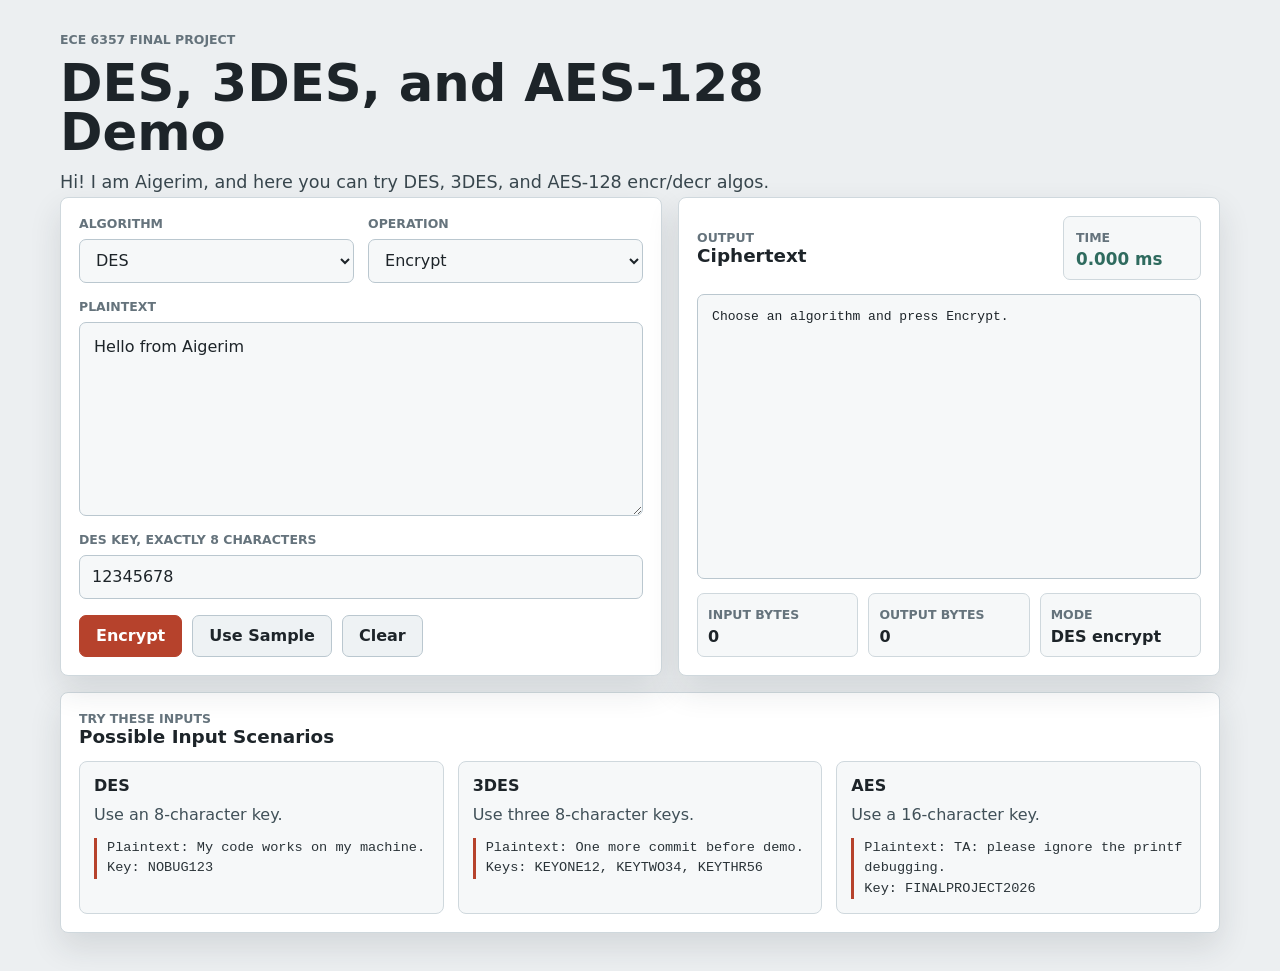
<file: docs/index.html>
<!doctype html>
<html lang="en">
  <head>
    <meta charset="utf-8">
    <meta name="viewport" content="width=device-width, initial-scale=1">
    <title>Aigerim's Encryption Demo</title>
    <link rel="stylesheet" href="style.css">
  </head>
  <body>
    <main class="page">
      <section class="intro">
        <p class="eyebrow">ECE 6357 Final Project</p>
        <h1>DES, 3DES, and AES-128 Demo</h1>
        <p class="intro-text">
          Hi! I am Aigerim, and here you can try DES, 3DES, and AES-128 encr/decr algos.
        </p>
      </section>

      <section class="layout">
        <form class="panel form-panel" id="cryptoForm">
          <div class="two-column">
            <label>
              <span>Algorithm</span>
              <select id="algorithmSelect">
                <option value="DES">DES</option>
                <option value="3DES">3DES</option>
                <option value="AES">AES</option>
              </select>
            </label>

            <label>
              <span>Operation</span>
              <select id="operationSelect">
                <option value="encrypt">Encrypt</option>
                <option value="decrypt">Decrypt</option>
              </select>
            </label>
          </div>

          <label>
            <span id="messageLabel">Plaintext</span>
            <textarea id="messageInput" spellcheck="false">Hello from Aigerim</textarea>
          </label>

          <div id="keyFields" class="key-fields"></div>

          <div class="actions">
            <button class="primary" type="submit" id="runButton">Encrypt</button>
            <button type="button" id="sampleButton">Use Sample</button>
            <button type="button" id="clearButton">Clear</button>
          </div>
        </form>

        <section class="panel result-panel" aria-live="polite">
          <div class="result-header">
            <div>
              <p class="eyebrow">Output</p>
              <h2 id="resultTitle">Ciphertext</h2>
            </div>
            <div class="time-card">
              <span id="timeLabel">Time</span>
              <strong id="timeValue">0.000 ms</strong>
            </div>
          </div>
          <pre id="resultBox">Choose an algorithm and press Encrypt.</pre>
          <div class="mini-grid">
            <div>
              <span>Input bytes</span>
              <strong id="inputBytes">0</strong>
            </div>
            <div>
              <span>Output bytes</span>
              <strong id="outputBytes">0</strong>
            </div>
            <div>
              <span>Mode</span>
              <strong id="modeName">DES Encrypt</strong>
            </div>
          </div>
        </section>
      </section>

      <section class="panel scenarios">
        <div class="section-title">
          <p class="eyebrow">Try These Inputs</p>
          <h2>Possible Input Scenarios</h2>
        </div>
        <div class="scenario-grid">
          <article>
            <h3>DES</h3>
            <p>Use an 8-character key. </p>
            <code>Plaintext: My code works on my machine.<br>Key: NOBUG123</code>
          </article>
          <article>
            <h3>3DES</h3>
            <p>Use three 8-character keys.</p>
            <code>Plaintext: One more commit before demo.<br>Keys: KEYONE12, KEYTWO34, KEYTHR56</code>
          </article>
          <article>
            <h3>AES</h3>
            <p>Use a 16-character key. </p>
            <code>Plaintext: TA: please ignore the printf debugging.<br>Key: FINALPROJECT2026</code>
          </article>
        </div>
      </section>
    </main>

    <script src="app.js"></script>
  </body>
</html>
</file>
<file: docs/style.css>
:root {
  --bg: #eceff1;
  --panel: #ffffff;
  --field: #f6f8f9;
  --canvas: #e5eaed;
  --text: #1d2429;
  --muted: #65737c;
  --border: #cfd8dd;
  --field-border: #bac7cf;
  --button: #eef2f4;
  --button-border: #bac7cf;
  --button-text: #1d2429;
  --accent: #b6422c;
  --accent-dark: #8f301f;
  --accent-text: #ffffff;
  --ok: #2f6b5f;
  --shadow: 0 14px 32px rgba(30, 39, 46, 0.12);
  color-scheme: light;
  font-family: Inter, ui-sans-serif, system-ui, -apple-system, BlinkMacSystemFont, "Segoe UI", sans-serif;
  letter-spacing: 0;
}

* {
  box-sizing: border-box;
}

body {
  margin: 0;
  min-height: 100vh;
  background: var(--bg);
  color: var(--text);
}

button,
input,
select,
textarea {
  font: inherit;
}

.page {
  width: min(1160px, calc(100% - 32px));
  margin: 0 auto;
  padding: 32px 0 38px;
}

.intro {
  min-height: 160px;
  display: grid;
  align-content: center;
  gap: 12px;
}

h1,
h2,
h3,
p {
  margin: 0;
}

h1 {
  max-width: 860px;
  font-size: clamp(1.6rem, 4vw, 3.2rem);
  line-height: 0.96;
}

h2 {
  font-size: 1.15rem;
}

h3 {
  font-size: 1rem;
}

.intro-text {
  max-width: 760px;
  color: #38464d;
  font-size: 1.1rem;
  line-height: 1.55;
}

.eyebrow,
label span,
.time-card span,
.mini-grid span {
  color: var(--muted);
  font-size: 0.78rem;
  font-weight: 700;
  text-transform: uppercase;
}

.layout {
  display: grid;
  grid-template-columns: minmax(0, 1fr) minmax(340px, 0.9fr);
  gap: 16px;
}

.panel {
  border: 1px solid var(--border);
  border-radius: 8px;
  background: var(--panel);
  box-shadow: var(--shadow);
  padding: 18px;
}

.form-panel,
.key-fields {
  display: grid;
  gap: 16px;
}

.two-column {
  display: grid;
  grid-template-columns: repeat(2, minmax(0, 1fr));
  gap: 14px;
}

label {
  display: grid;
  gap: 8px;
}

textarea,
input,
select,
pre {
  width: 100%;
  border: 1px solid var(--field-border);
  border-radius: 7px;
  background: var(--field);
  color: var(--text);
}

textarea {
  min-height: 194px;
  resize: vertical;
  padding: 14px;
}

input,
select {
  min-height: 44px;
  padding: 0 12px;
}

.actions {
  display: flex;
  flex-wrap: wrap;
  gap: 10px;
}

button {
  min-height: 42px;
  border: 1px solid var(--button-border);
  border-radius: 7px;
  background: var(--button);
  color: var(--button-text);
  cursor: pointer;
  padding: 0 16px;
  font-weight: 700;
}

button:hover,
button:focus-visible {
  border-color: var(--accent);
}

.primary {
  background: var(--accent);
  border-color: var(--accent);
  color: var(--accent-text);
}

.primary:hover,
.primary:focus-visible {
  background: var(--accent-dark);
}

.result-panel {
  display: grid;
  grid-template-rows: auto 1fr auto;
  gap: 14px;
}

.result-header {
  display: flex;
  align-items: center;
  justify-content: space-between;
  gap: 14px;
}

.time-card {
  min-width: 138px;
  border: 1px solid var(--border);
  border-radius: 7px;
  background: var(--field);
  padding: 10px 12px;
}

.time-card strong {
  display: block;
  margin-top: 3px;
  color: var(--ok);
  font-size: 1.05rem;
}

pre {
  min-height: 260px;
  margin: 0;
  overflow: auto;
  padding: 14px;
  white-space: pre-wrap;
  word-break: break-word;
}

.mini-grid {
  display: grid;
  grid-template-columns: repeat(3, minmax(0, 1fr));
  gap: 10px;
}

.mini-grid div {
  border: 1px solid var(--border);
  border-radius: 7px;
  background: var(--field);
  padding: 10px;
}

.mini-grid strong {
  display: block;
  margin-top: 4px;
  overflow-wrap: anywhere;
}

.scenarios {
  margin-top: 16px;
}

.section-title {
  margin-bottom: 14px;
}

.scenario-grid {
  display: grid;
  grid-template-columns: repeat(3, minmax(0, 1fr));
  gap: 14px;
}

.scenario-grid article {
  border: 1px solid var(--border);
  border-radius: 8px;
  background: var(--field);
  padding: 14px;
}

.scenario-grid p {
  margin: 8px 0 12px;
  color: #405058;
  line-height: 1.45;
}

code {
  display: block;
  border-left: 3px solid var(--accent);
  padding-left: 10px;
  color: #2a3338;
  font-family: ui-monospace, SFMono-Regular, Consolas, "Liberation Mono", monospace;
  font-size: 0.85rem;
  line-height: 1.5;
  overflow-wrap: anywhere;
}

@media (max-width: 900px) {
  .layout,
  .scenario-grid {
    grid-template-columns: 1fr;
  }
}

@media (max-width: 560px) {
  .two-column,
  .mini-grid {
    grid-template-columns: 1fr;
  }

  .result-header {
    align-items: stretch;
    flex-direction: column;
  }
}
</file>
